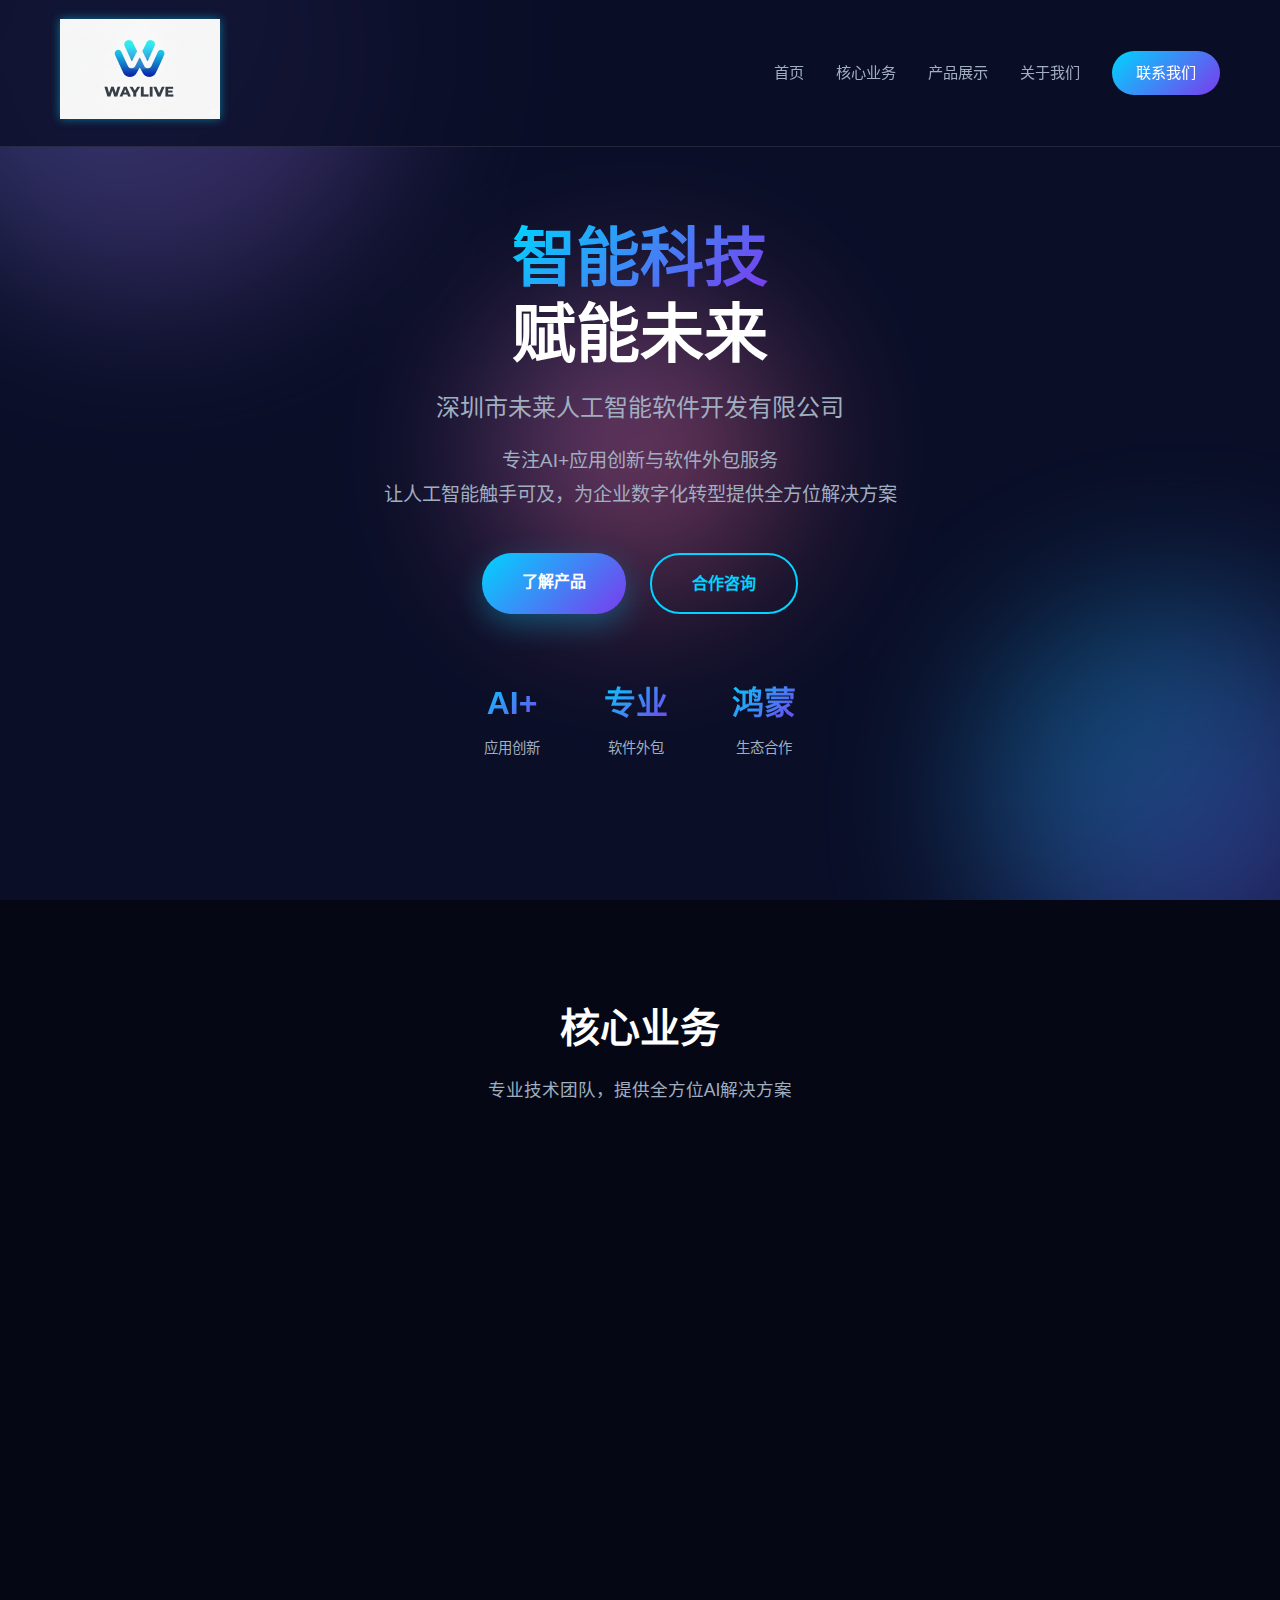
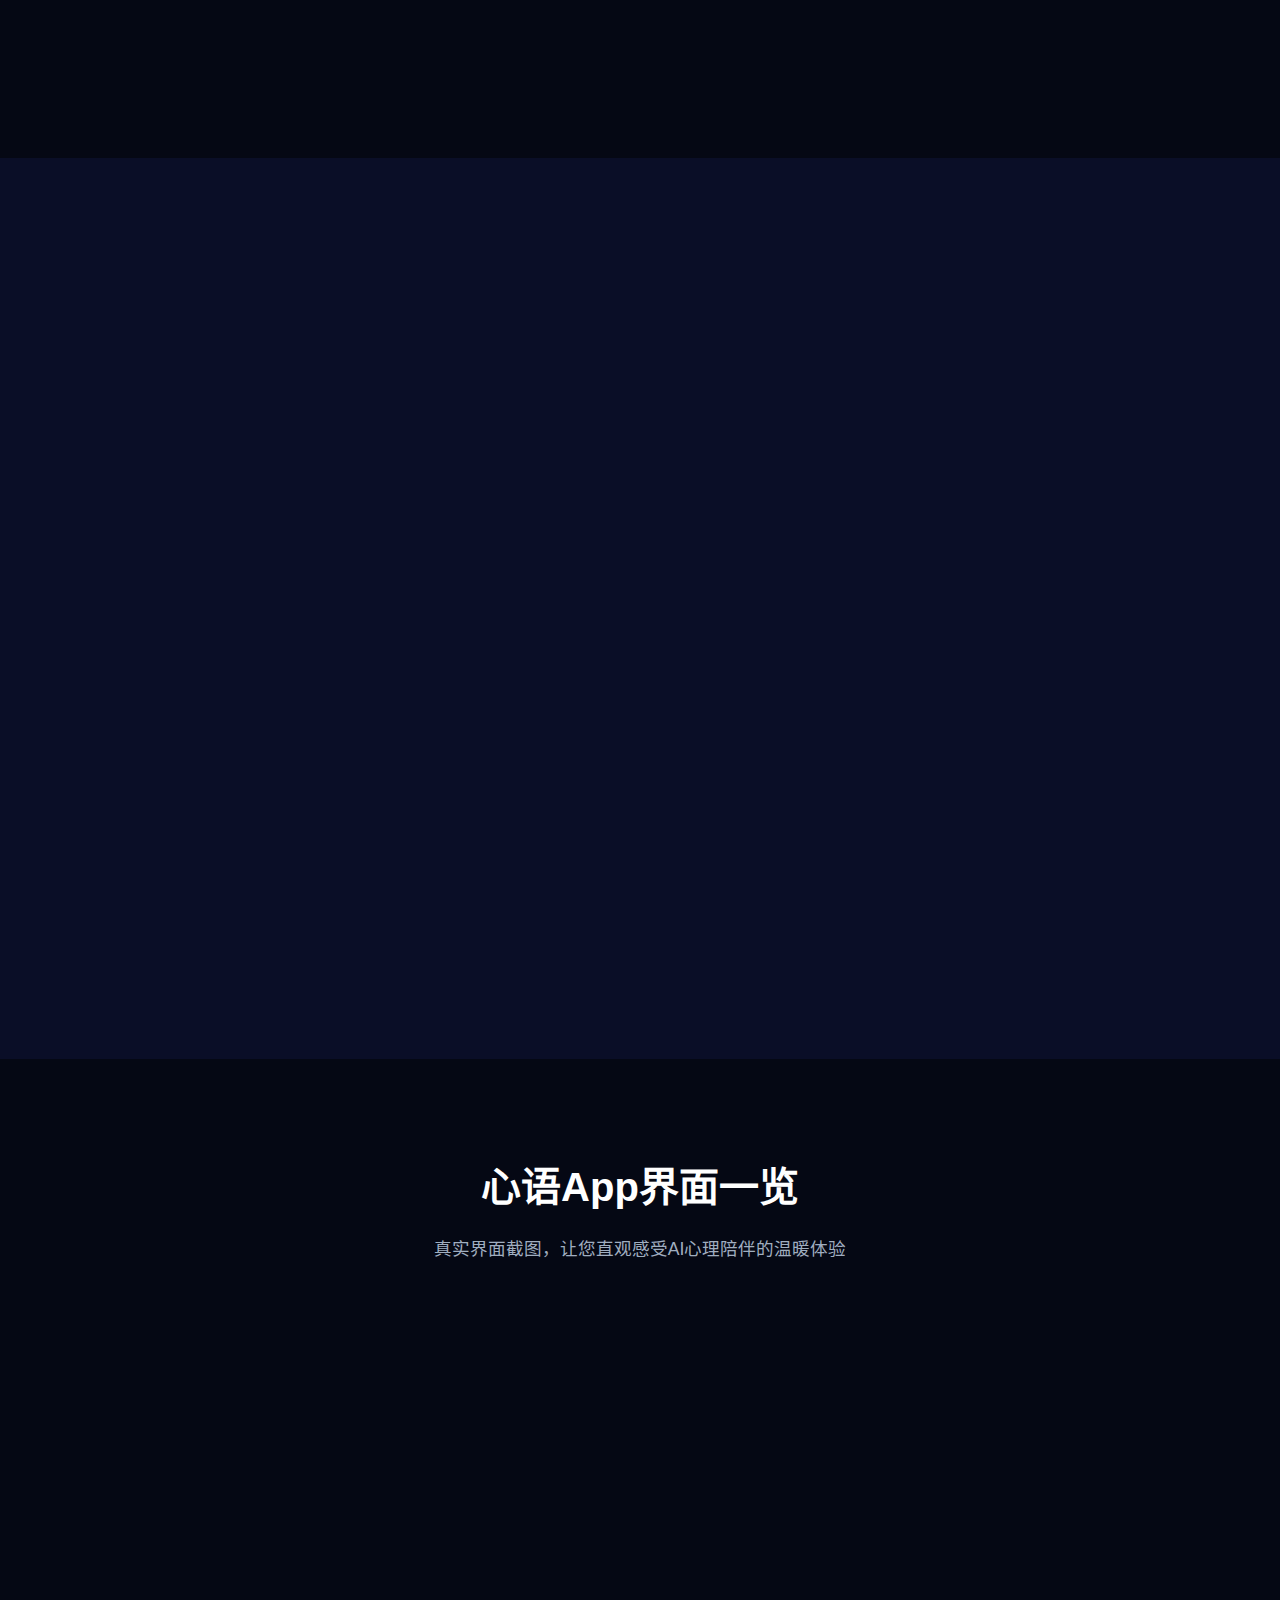
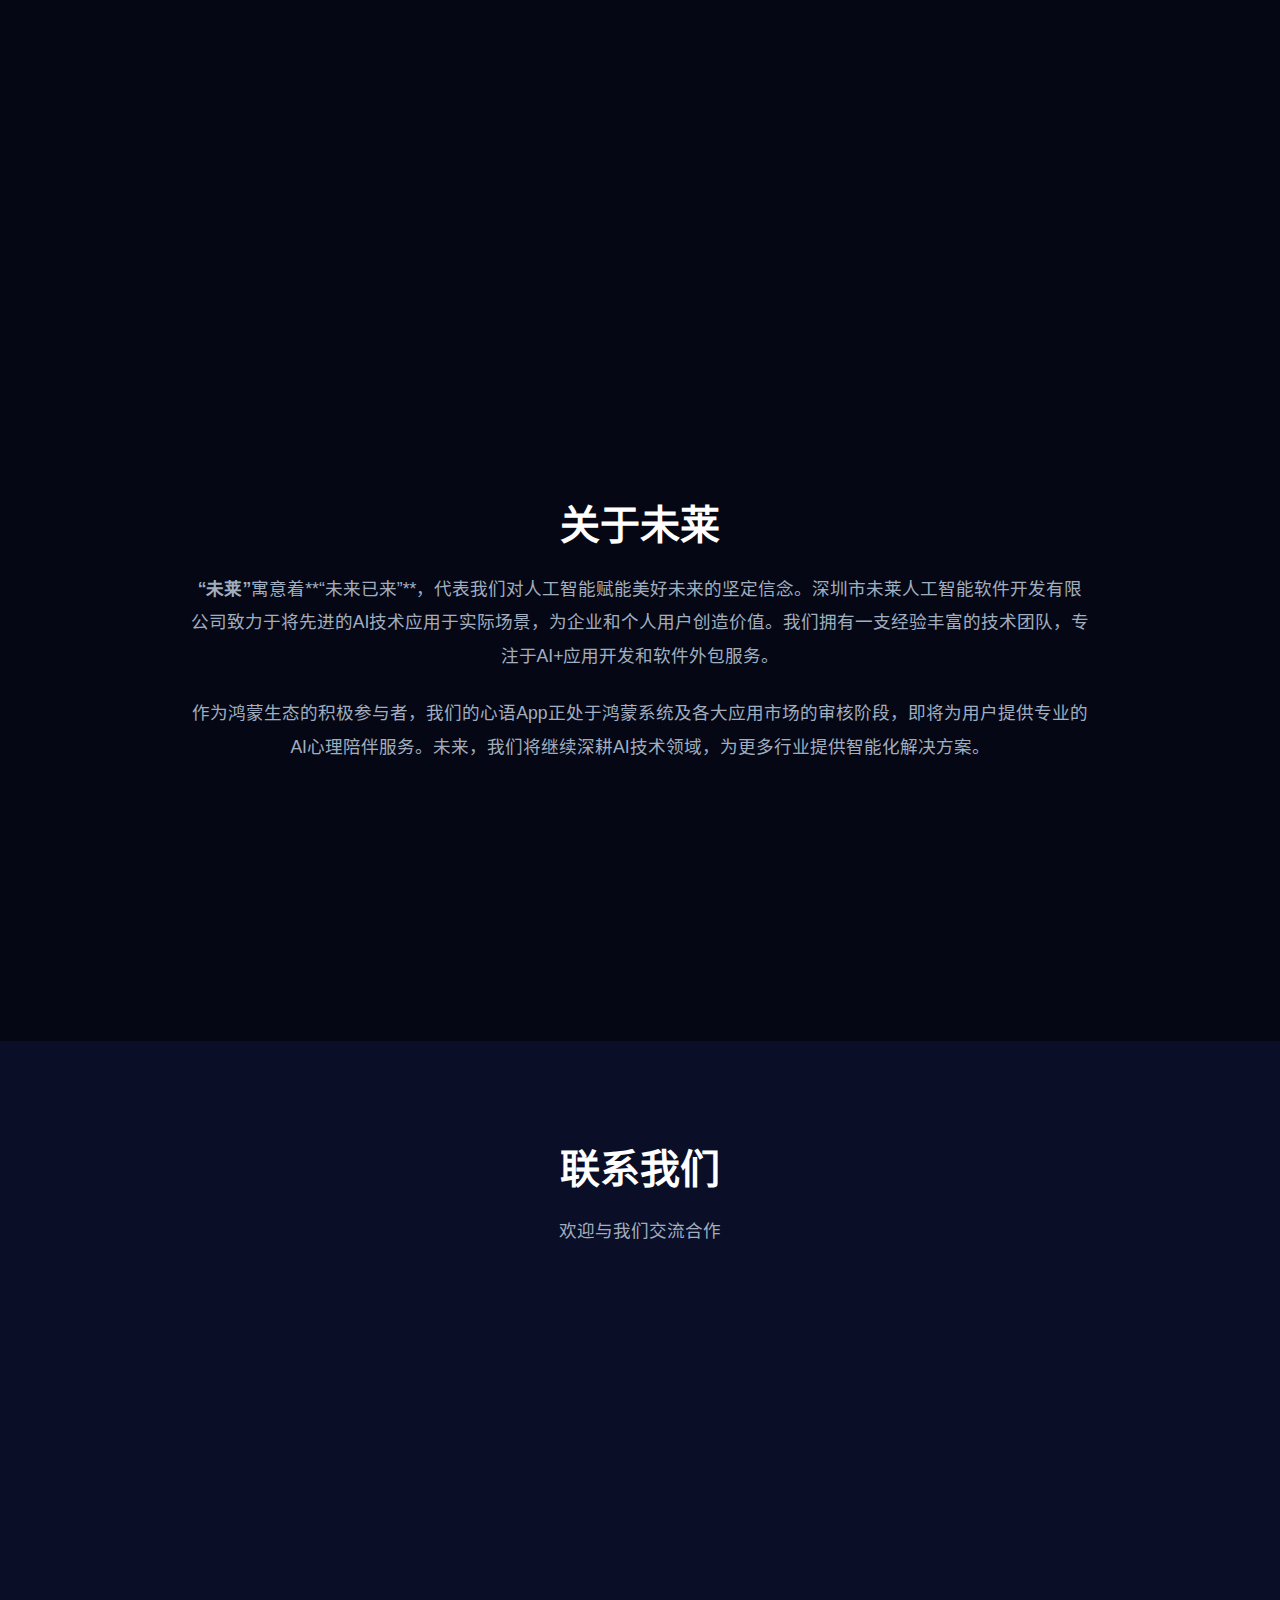
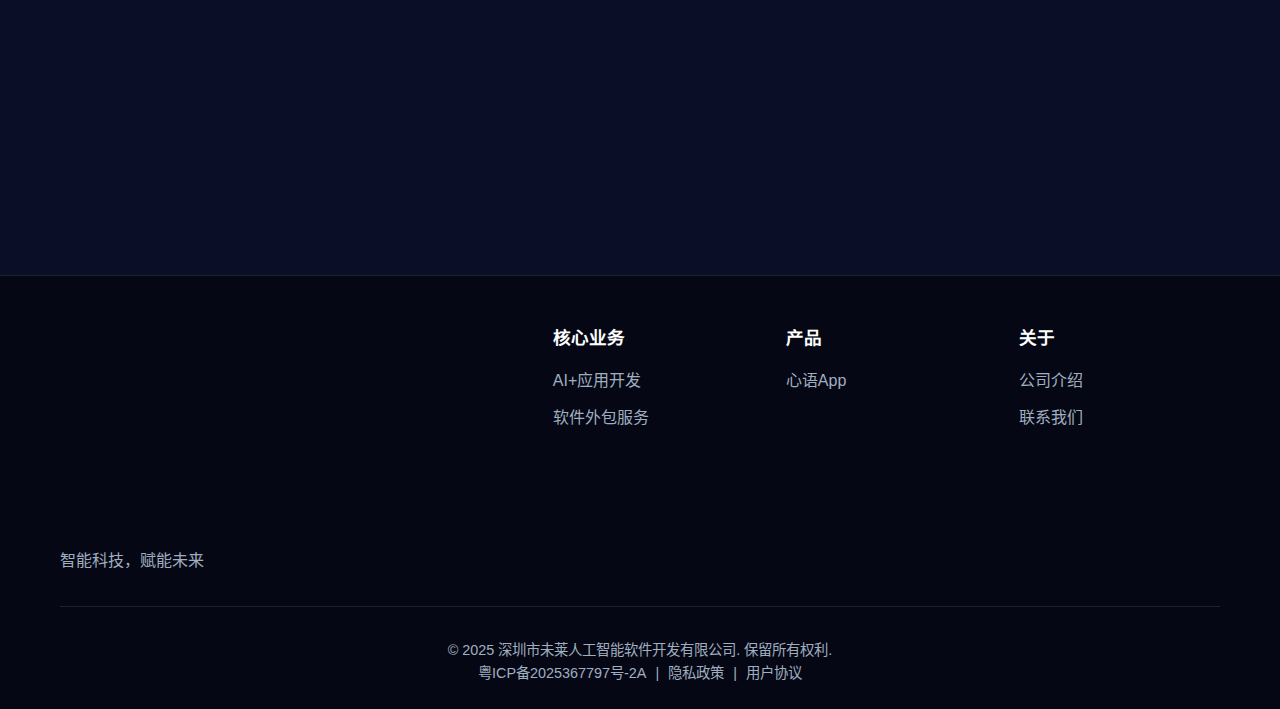
<file: index.html>
<!DOCTYPE html>
<html lang="zh-CN">
<head>
    <meta charset="UTF-8">
    <meta name="viewport" content="width=device-width, initial-scale=1.0">
    <title>深圳市未莱人工智能软件开发有限公司 - AI+应用与软件外包服务</title>
    <meta name="description" content="深圳市未莱人工智能软件开发有限公司专注于AI+应用开发和软件外包服务。明星产品心语App - AI心理陪伴应用即将推出，正在等待鸿蒙及各大应用市场审核。">
    <link rel="stylesheet" href="style.css">
</head>
<body>
    <nav class="navbar">
        <div class="container">
            <div class="nav-content">
                <div class="logo">
                    <img src="assets/logo.png" alt="未莱AI Logo" class="company-logo" loading="lazy">
                </div>
                <div class="nav-links">
                    <a href="#home" class="nav-link">首页</a>
                    <a href="#services" class="nav-link">核心业务</a>
                    <a href="#products" class="nav-link">产品展示</a>
                    <a href="#about" class="nav-link">关于我们</a>
                    <a href="#contact" class="nav-link contact-btn">联系我们</a>
                </div>
                <div class="mobile-menu-btn">
                    <span></span>
                    <span></span>
                    <span></span>
                </div>
            </div>
        </div>
    </nav>

    <section id="home" class="hero">
        <div class="hero-background">
            <div class="gradient-orb orb-1"></div>
            <div class="gradient-orb orb-2"></div>
            <div class="gradient-orb orb-3"></div>
        </div>
        <div class="container">
            <div class="hero-content">
                <h1 class="hero-title">
                    <span class="text-gradient">智能科技</span>
                    <br>赋能未来
                </h1>
                <p class="hero-subtitle">深圳市未莱人工智能软件开发有限公司</p>
                <p class="hero-description">
                    专注AI+应用创新与软件外包服务<br>
                    让人工智能触手可及，为企业数字化转型提供全方位解决方案
                </p>
                <div class="hero-buttons">
                    <a href="#products" class="btn btn-primary">了解产品</a>
                    <a href="#contact" class="btn btn-outline">合作咨询</a>
                </div>
                <div class="hero-stats">
                    <div class="stat-item">
                        <div class="stat-number">AI+</div>
                        <div class="stat-label">应用创新</div>
                    </div>
                    <div class="stat-item">
                        <div class="stat-number">专业</div>
                        <div class="stat-label">软件外包</div>
                    </div>
                    <div class="stat-item">
                        <div class="stat-number">鸿蒙</div>
                        <div class="stat-label">生态合作</div>
                    </div>
                </div>
            </div>
        </div>
    </section>

    <section id="services" class="services">
        <div class="container">
            <div class="section-header">
                <h2 class="section-title">核心业务</h2>
                <p class="section-subtitle">专业技术团队，提供全方位AI解决方案</p>
            </div>
            <div class="services-grid">
                <div class="service-card">
                    <div class="service-icon">
                        <svg viewBox="0 0 24 24" fill="none" stroke="currentColor" stroke-width="2">
                            <path d="M9.663 17h4.673M12 3v1m6.364 1.636l-.707.707M21 12h-1M4 12H3m3.343-5.657l-.707-.707m2.828 9.9a5 5 0 117.072 0l-.548.547A3.374 3.374 0 0014 18.469V19a2 2 0 11-4 0v-.531c0-.895-.356-1.754-.988-2.386l-.548-.547z" />
                        </svg>
                    </div>
                    <h3 class="service-title">AI+应用开发</h3>
                    <p class="service-description">
                        结合人工智能技术，为企业打造智能化应用解决方案，涵盖自然语言处理、计算机视觉、智能推荐等领域
                    </p>
                    <ul class="service-features">
                        <li>智能对话系统</li>
                        <li>AI数据分析</li>
                        <li>个性化推荐引擎</li>
                        <li>智能内容生成</li>
                    </ul>
                </div>
                <div class="service-card">
                    <div class="service-icon">
                        <svg viewBox="0 0 24 24" fill="none" stroke="currentColor" stroke-width="2">
                            <path d="M10 20l4-16m4 4l4 4-4 4M6 16l-4-4 4-4" />
                        </svg>
                    </div>
                    <h3 class="service-title">软件外包服务</h3>
                    <p class="service-description">
                        提供专业的软件开发外包服务，从需求分析到产品上线，全流程技术支持，助力企业快速实现业务目标
                    </p>
                    <ul class="service-features">
                        <li>移动应用开发</li>
                        <li>Web系统开发</li>
                        <li>鸿蒙应用适配</li>
                        <li>技术咨询服务</li>
                    </ul>
                </div>
            </div>
        </div>
    </section>

    <section id="products" class="products">
        <div class="container">
            <div class="product-showcase">
                <div class="product-image">
                    <div class="phone-mockup">
                        <div class="phone-screen">
                            <div class="app-preview">
                                <div class="app-header">心语</div>
                                <div class="chat-bubbles">
                                    <div class="bubble user">今天感觉有点焦虑</div>
                                    <div class="bubble ai">我理解你的感受。让我们一起聊聊，是什么让你感到焦虑呢？</div>
                                    <div class="bubble user">工作压力有点大</div>
                                    <div class="bubble ai">工作压力确实会影响我们的情绪。不如我们先做个深呼吸放松一下？</div>
                                </div>
                            </div>
                        </div>
                    </div>
                    <div class="floating-badge badge-1">
                        <span>鸿蒙系统</span>
                    </div>
                    <div class="floating-badge badge-2">
                        <span>AI驱动</span>
                    </div>
                </div>
                <div class="product-info">
                    <div class="product-label">明星产品 (即将推出)</div>
                    <h2 class="product-title">心语App</h2>
                    <p class="product-tagline">AI心理陪伴，温暖每一颗心</p>
                    <p class="product-description">
                        心语是一款基于人工智能技术的心理陪伴应用，为用户提供24小时在线的情绪支持和心理疏导服务。通过先进的自然语言处理技术，心语能够理解用户的情绪状态，提供专业、温暖的陪伴与建议。
                    </p>
                    <div class="product-features">
                        <div class="feature-item">
                            <div class="feature-icon">✓</div>
                            <div class="feature-text">
                                <strong>智能情绪识别</strong>
                                <span>精准理解用户情绪变化</span>
                            </div>
                        </div>
                        <div class="feature-item">
                            <div class="feature-icon">✓</div>
                            <div class="feature-text">
                                <strong>24/7在线陪伴</strong>
                                <span>随时随地提供心理支持</span>
                            </div>
                        </div>
                        <div class="feature-item">
                            <div class="feature-icon">✓</div>
                            <div class="feature-text">
                                <strong>隐私安全保护</strong>
                                <span>对话内容严格加密保护</span>
                            </div>
                        </div>
                        <div class="feature-item">
                            <div class="feature-icon">✓</div>
                            <div class="feature-text">
                                <strong>鸿蒙生态适配</strong>
                                <span>完美支持鸿蒙系统</span>
                            </div>
                        </div>
                    </div>
                    <div class="product-status">
                        <span class="status-badge status-pending">🚧 正在等待鸿蒙/应用市场审核，敬请期待！</span>
                    </div>
                </div>
            </div>
        </div>
    </section>

    <section class="app-gallery">
        <div class="container">
            <div class="section-header">
                <h2 class="section-title">心语App界面一览</h2>
                <p class="section-subtitle">真实界面截图，让您直观感受AI心理陪伴的温暖体验</p>
            </div>
            <div class="screen-grid">
                <article class="screen-card">
                    <div class="screen-tag">我说</div>
                    <figure>
                        <img src="assets/screens/xinyu-chat.jpg" alt="心语App聊天界面截图" loading="lazy">
                        <figcaption>情绪倾诉入口，点击即可与AI心理助手对话</figcaption>
                    </figure>
                </article>
                <article class="screen-card">
                    <div class="screen-tag">我的</div>
                    <figure>
                        <img src="assets/screens/xinyu-profile.jpg" alt="心语App个人中心截图" loading="lazy">
                        <figcaption>个人中心聚合会员、账号安全、账单等管理功能</figcaption>
                    </figure>
                </article>
                <article class="screen-card">
                    <div class="screen-tag">洞察</div>
                    <figure>
                        <img src="assets/screens/xinyu-insight.jpg" alt="心语App情绪洞察模块截图" loading="lazy">
                        <figcaption>情绪关键词云、情绪分数等数据化洞察直观呈现</figcaption>
                    </figure>
                </article>
                <article class="screen-card">
                    <div class="screen-tag">成长</div>
                    <figure>
                        <img src="assets/screens/xinyu-growth.jpg" alt="心语App成长课程截图" loading="lazy">
                        <figcaption>正念课程与陪伴推荐，帮助用户建立长期心理弹性</figcaption>
                    </figure>
                </article>
            </div>
        </div>
    </section>

    <section id="about" class="about">
        <div class="container">
            <div class="about-content">
                <div class="about-text">
                    <h2 class="section-title">关于未莱</h2>
                    <p class="about-description">
                        <strong>“未莱”</strong>寓意着**“未来已来”**，代表我们对人工智能赋能美好未来的坚定信念。深圳市未莱人工智能软件开发有限公司致力于将先进的AI技术应用于实际场景，为企业和个人用户创造价值。我们拥有一支经验丰富的技术团队，专注于AI+应用开发和软件外包服务。
                    </p>
                    <p class="about-description">
                        作为鸿蒙生态的积极参与者，我们的心语App正处于鸿蒙系统及各大应用市场的审核阶段，即将为用户提供专业的AI心理陪伴服务。未来，我们将继续深耕AI技术领域，为更多行业提供智能化解决方案。
                    </p>
                    <div class="company-values">
                        <div class="value-item">
                            <h4>创新驱动</h4>
                            <p>持续探索AI技术前沿</p>
                        </div>
                        <div class="value-item">
                            <h4>用户至上</h4>
                            <p>以用户需求为核心</p>
                        </div>
                        <div class="value-item">
                            <h4>专业品质</h4>
                            <p>追求卓越的产品质量</p>
                        </div>
                    </div>
                </div>
            </div>
        </div>
    </section>

    <section id="contact" class="contact">
        <div class="container">
            <div class="contact-content">
                <div class="contact-info">
                    <h2 class="section-title">联系我们</h2>
                    <p class="contact-subtitle">欢迎与我们交流合作</p>
                    <div class="contact-details">
                        <div class="contact-item">
                            <div class="contact-icon">
                                <svg viewBox="0 0 24 24" fill="none" stroke="currentColor" stroke-width="2">
                                    <path d="M17.657 16.657L13.414 20.9a1.998 1.998 0 01-2.827 0l-4.244-4.243a8 8 0 1111.314 0z"/>
                                    <path d="M15 11a3 3 0 11-6 0 3 3 0 016 0z"/>
                                </svg>
                            </div>
                            <div>
                                <h4>公司地址</h4>
                                <p>深圳市罗湖区莲塘街道港莲路22号城市东座4楼</p>
                            </div>
                        </div>
                        <div class="contact-item">
                            <div class="contact-icon">
                                <svg viewBox="0 0 24 24" fill="none" stroke="currentColor" stroke-width="2">
                                    <path d="M3 8l7.89 5.26a2 2 0 002.22 0L21 8M5 19h14a2 2 0 002-2V7a2 2 0 00-2-2H5a2 2 0 00-2 2v10a2 2 0 002 2z"/>
                                </svg>
                            </div>
                            <div>
                                <h4>电子邮箱</h4>
                                <p>13824380425@163.com</p>
                            </div>
                        </div>
                        <div class="contact-item">
                            <div class="contact-icon">
                                <svg viewBox="0 0 24 24" fill="none" stroke="currentColor" stroke-width="2">
                                    <path d="M21 15a2 2 0 01-2 2H7l-4 4V5a2 2 0 012-2h14a2 2 0 012 2z"/>
                                </svg>
                            </div>
                            <div>
                                <h4>业务咨询</h4>
                                <p>欢迎咨询AI应用开发与软件外包服务</p>
                            </div>
                        </div>
                    </div>
                </div>
            </div>
        </div>
    </section>

    <footer class="footer">
        <div class="container">
            <div class="footer-content">
                <div class="footer-logo">
                    <img src="assets/logo.png" alt="未莱AI Logo" class="company-logo footer-logo-img" loading="lazy">
                    <p>智能科技，赋能未来</p>
                </div>
                <div class="footer-links">
                    <div class="footer-column">
                        <h4>核心业务</h4>
                        <a href="#services">AI+应用开发</a>
                        <a href="#services">软件外包服务</a>
                    </div>
                    <div class="footer-column">
                        <h4>产品</h4>
                        <a href="#products">心语App</a>
                    </div>
                    <div class="footer-column">
                        <h4>关于</h4>
                        <a href="#about">公司介绍</a>
                        <a href="#contact">联系我们</a>
                    </div>
                </div>
            </div>
            <div class="footer-bottom">
                <p>&copy; 2025 深圳市未莱人工智能软件开发有限公司. 保留所有权利.</p>
                <p>
                    <a href="http://beian.miit.gov.cn" target="_blank">粤ICP备2025367797号-2A</a>
                    |
                    <a href="privacy-policy.html" target="_blank">隐私政策</a>
                    |
                    <a href="user-agreement.html" target="_blank">用户协议</a>
                </p>
                </div>
        </div>
    </footer>

    <script src="script.js"></script>
</body>
</html>
</file>
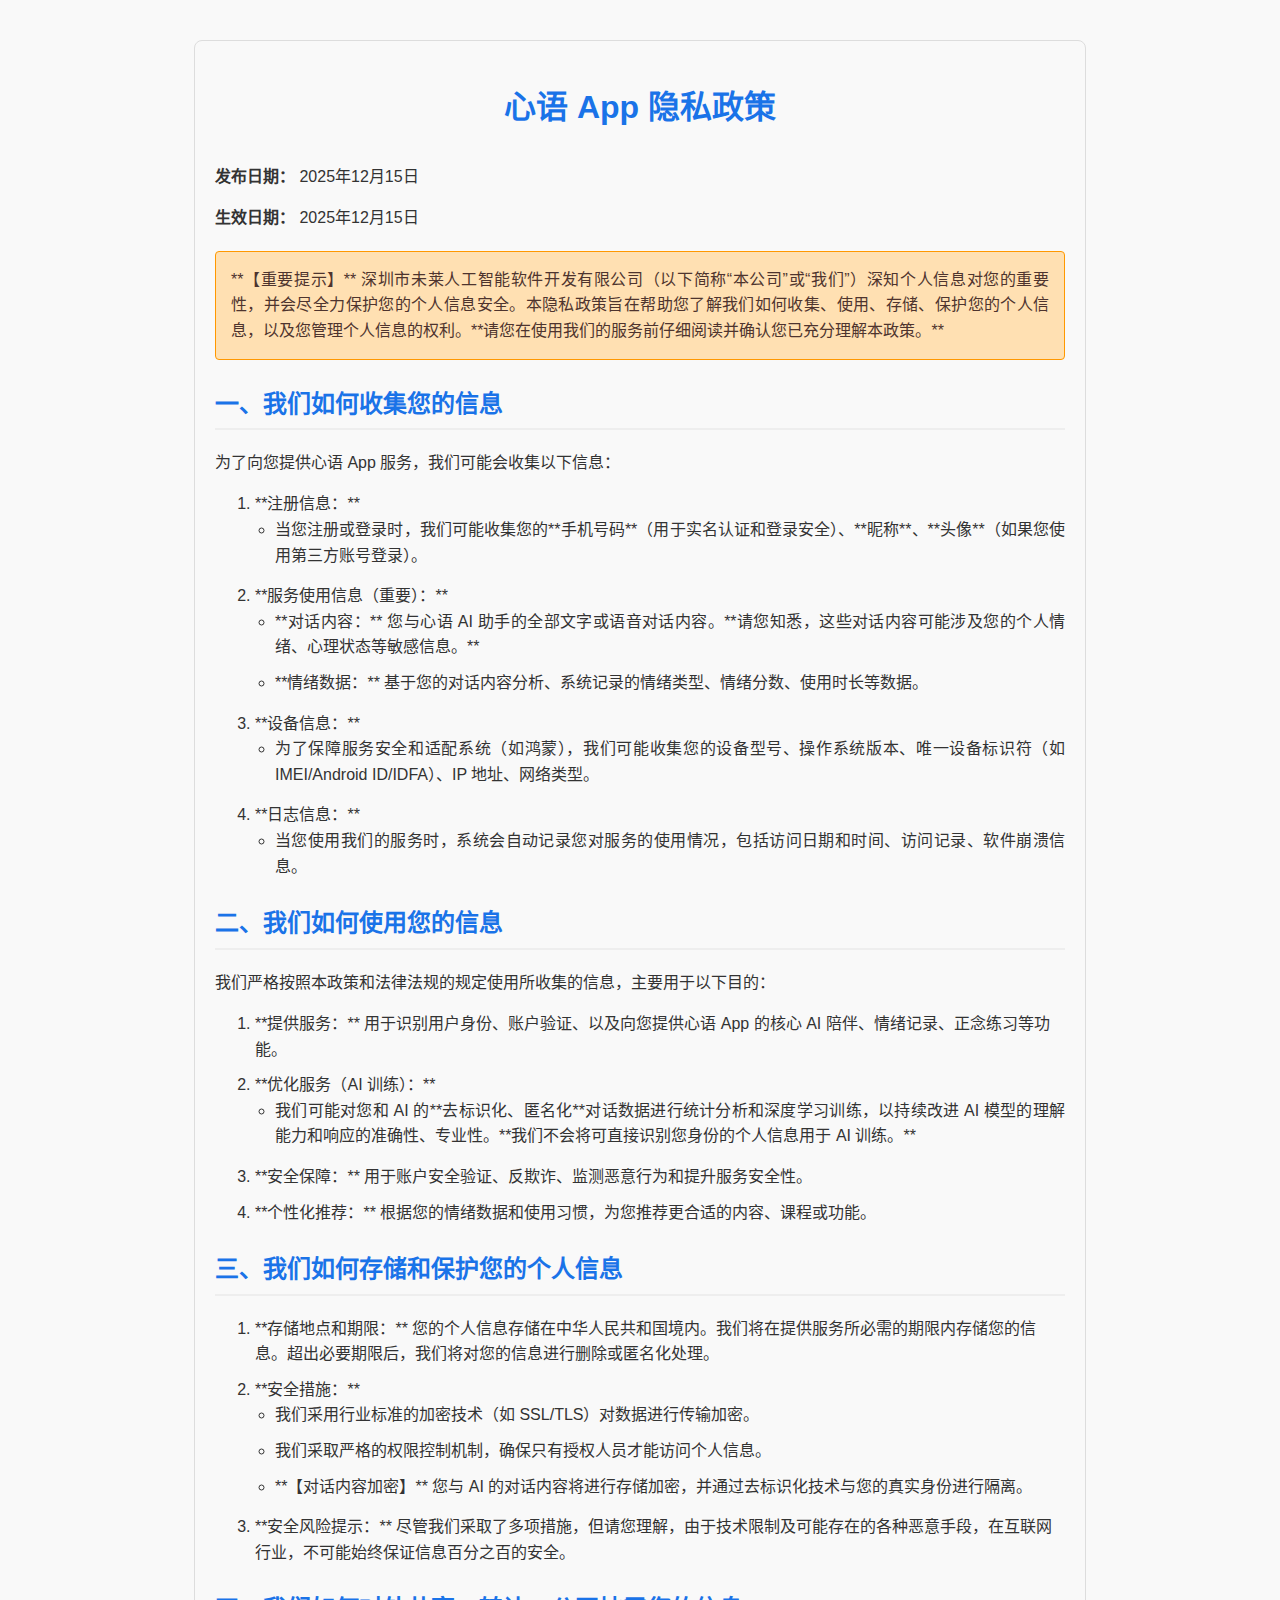
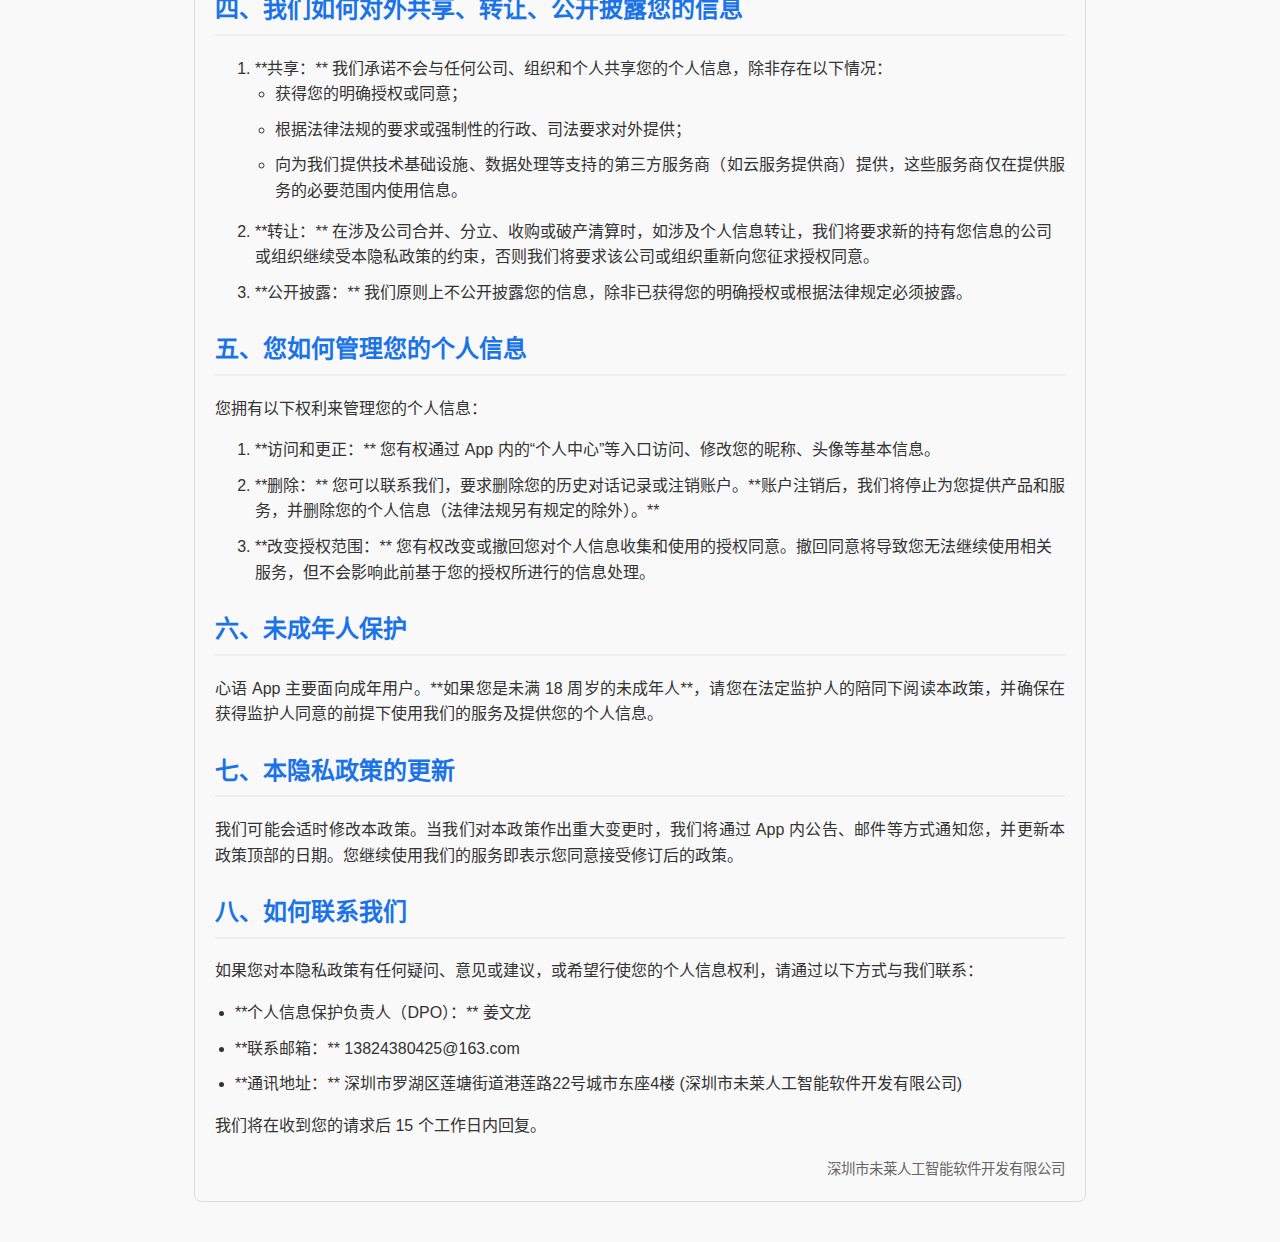
<file: privacy-policy.html>
<!DOCTYPE html>
<html lang="zh-CN">
<head>
    <meta charset="UTF-8">
    <meta name="viewport" content="width=device-width, initial-scale=1.0">
    <title>心语 App 隐私政策</title>
    <style>
        body {
            font-family: 'Helvetica Neue', Helvetica, Arial, sans-serif;
            line-height: 1.6;
            color: #333;
            max-width: 850px;
            margin: 40px auto;
            padding: 20px;
            background-color: #f9f9f9;
            border: 1px solid #ddd;
            border-radius: 8px;
        }
        h1 {
            color: #1a73e8;
            text-align: center;
            margin-bottom: 30px;
        }
        h2 {
            color: #1a73e8;
            border-bottom: 2px solid #eee;
            padding-bottom: 5px;
            margin-top: 25px;
        }
        p, ul {
            margin-bottom: 15px;
            text-align: justify;
        }
        ul {
            padding-left: 20px;
        }
        li {
            margin-bottom: 10px;
        }
        strong {
            font-weight: bold;
        }
        .date {
            text-align: right;
            font-size: 0.9em;
            color: #666;
            margin-top: 20px;
        }
        .important {
            margin-top: 20px;
            padding: 15px;
            background-color: #ffe0b2; /* 浅橙色背景 */
            border: 1px solid #ff9800;
            color: #4e342e; /* 深棕色文字 */
            border-radius: 4px;
        }
    </style>
</head>
<body>

    <h1>心语 App 隐私政策</h1>

    <p><strong>发布日期：</strong> 2025年12月15日</p>
    <p><strong>生效日期：</strong> 2025年12月15日</p>

    <p class="important">
        **【重要提示】** 深圳市未莱人工智能软件开发有限公司（以下简称“本公司”或“我们”）深知个人信息对您的重要性，并会尽全力保护您的个人信息安全。本隐私政策旨在帮助您了解我们如何收集、使用、存储、保护您的个人信息，以及您管理个人信息的权利。**请您在使用我们的服务前仔细阅读并确认您已充分理解本政策。**
    </p>

    <h2>一、我们如何收集您的信息</h2>
    <p>为了向您提供心语 App 服务，我们可能会收集以下信息：</p>
    <ol>
        <li>**注册信息：**
            <ul>
                <li>当您注册或登录时，我们可能收集您的**手机号码**（用于实名认证和登录安全）、**昵称**、**头像**（如果您使用第三方账号登录）。</li>
            </ul>
        </li>
        <li>**服务使用信息（重要）：**
            <ul>
                <li>**对话内容：** 您与心语 AI 助手的全部文字或语音对话内容。**请您知悉，这些对话内容可能涉及您的个人情绪、心理状态等敏感信息。**</li>
                <li>**情绪数据：** 基于您的对话内容分析、系统记录的情绪类型、情绪分数、使用时长等数据。</li>
            </ul>
        </li>
        <li>**设备信息：**
            <ul>
                <li>为了保障服务安全和适配系统（如鸿蒙），我们可能收集您的设备型号、操作系统版本、唯一设备标识符（如 IMEI/Android ID/IDFA）、IP 地址、网络类型。</li>
            </ul>
        </li>
        <li>**日志信息：**
            <ul>
                <li>当您使用我们的服务时，系统会自动记录您对服务的使用情况，包括访问日期和时间、访问记录、软件崩溃信息。</li>
            </ul>
        </li>
    </ol>

    <h2>二、我们如何使用您的信息</h2>
    <p>我们严格按照本政策和法律法规的规定使用所收集的信息，主要用于以下目的：</p>
    <ol>
        <li>**提供服务：** 用于识别用户身份、账户验证、以及向您提供心语 App 的核心 AI 陪伴、情绪记录、正念练习等功能。</li>
        <li>**优化服务（AI 训练）：**
            <ul>
                <li>我们可能对您和 AI 的**去标识化、匿名化**对话数据进行统计分析和深度学习训练，以持续改进 AI 模型的理解能力和响应的准确性、专业性。**我们不会将可直接识别您身份的个人信息用于 AI 训练。**</li>
            </ul>
        </li>
        <li>**安全保障：** 用于账户安全验证、反欺诈、监测恶意行为和提升服务安全性。</li>
        <li>**个性化推荐：** 根据您的情绪数据和使用习惯，为您推荐更合适的内容、课程或功能。</li>
    </ol>

    <h2>三、我们如何存储和保护您的个人信息</h2>
    <ol>
        <li>**存储地点和期限：** 您的个人信息存储在中华人民共和国境内。我们将在提供服务所必需的期限内存储您的信息。超出必要期限后，我们将对您的信息进行删除或匿名化处理。</li>
        <li>**安全措施：**
            <ul>
                <li>我们采用行业标准的加密技术（如 SSL/TLS）对数据进行传输加密。</li>
                <li>我们采取严格的权限控制机制，确保只有授权人员才能访问个人信息。</li>
                <li>**【对话内容加密】** 您与 AI 的对话内容将进行存储加密，并通过去标识化技术与您的真实身份进行隔离。</li>
            </ul>
        </li>
        <li>**安全风险提示：** 尽管我们采取了多项措施，但请您理解，由于技术限制及可能存在的各种恶意手段，在互联网行业，不可能始终保证信息百分之百的安全。</li>
    </ol>

    <h2>四、我们如何对外共享、转让、公开披露您的信息</h2>
    <ol>
        <li>**共享：** 我们承诺不会与任何公司、组织和个人共享您的个人信息，除非存在以下情况：
            <ul>
                <li>获得您的明确授权或同意；</li>
                <li>根据法律法规的要求或强制性的行政、司法要求对外提供；</li>
                <li>向为我们提供技术基础设施、数据处理等支持的第三方服务商（如云服务提供商）提供，这些服务商仅在提供服务的必要范围内使用信息。</li>
            </ul>
        </li>
        <li>**转让：** 在涉及公司合并、分立、收购或破产清算时，如涉及个人信息转让，我们将要求新的持有您信息的公司或组织继续受本隐私政策的约束，否则我们将要求该公司或组织重新向您征求授权同意。</li>
        <li>**公开披露：** 我们原则上不公开披露您的信息，除非已获得您的明确授权或根据法律规定必须披露。</li>
    </ol>

    <h2>五、您如何管理您的个人信息</h2>
    <p>您拥有以下权利来管理您的个人信息：</p>
    <ol>
        <li>**访问和更正：** 您有权通过 App 内的“个人中心”等入口访问、修改您的昵称、头像等基本信息。</li>
        <li>**删除：** 您可以联系我们，要求删除您的历史对话记录或注销账户。**账户注销后，我们将停止为您提供产品和服务，并删除您的个人信息（法律法规另有规定的除外）。**</li>
        <li>**改变授权范围：** 您有权改变或撤回您对个人信息收集和使用的授权同意。撤回同意将导致您无法继续使用相关服务，但不会影响此前基于您的授权所进行的信息处理。</li>
    </ol>

    <h2>六、未成年人保护</h2>
    <p>心语 App 主要面向成年用户。**如果您是未满 18 周岁的未成年人**，请您在法定监护人的陪同下阅读本政策，并确保在获得监护人同意的前提下使用我们的服务及提供您的个人信息。</p>

    <h2>七、本隐私政策的更新</h2>
    <p>我们可能会适时修改本政策。当我们对本政策作出重大变更时，我们将通过 App 内公告、邮件等方式通知您，并更新本政策顶部的日期。您继续使用我们的服务即表示您同意接受修订后的政策。</p>

    <h2>八、如何联系我们</h2>
    <p>如果您对本隐私政策有任何疑问、意见或建议，或希望行使您的个人信息权利，请通过以下方式与我们联系：</p>
    <ul>
        <li>**个人信息保护负责人（DPO）：** 姜文龙</li>
        <li>**联系邮箱：** 13824380425@163.com</li>
        <li>**通讯地址：** 深圳市罗湖区莲塘街道港莲路22号城市东座4楼 (深圳市未莱人工智能软件开发有限公司)</li>
    </ul>
    <p>我们将在收到您的请求后 15 个工作日内回复。</p>

    <div class="date">深圳市未莱人工智能软件开发有限公司</div>

</body>
</html>
</file>
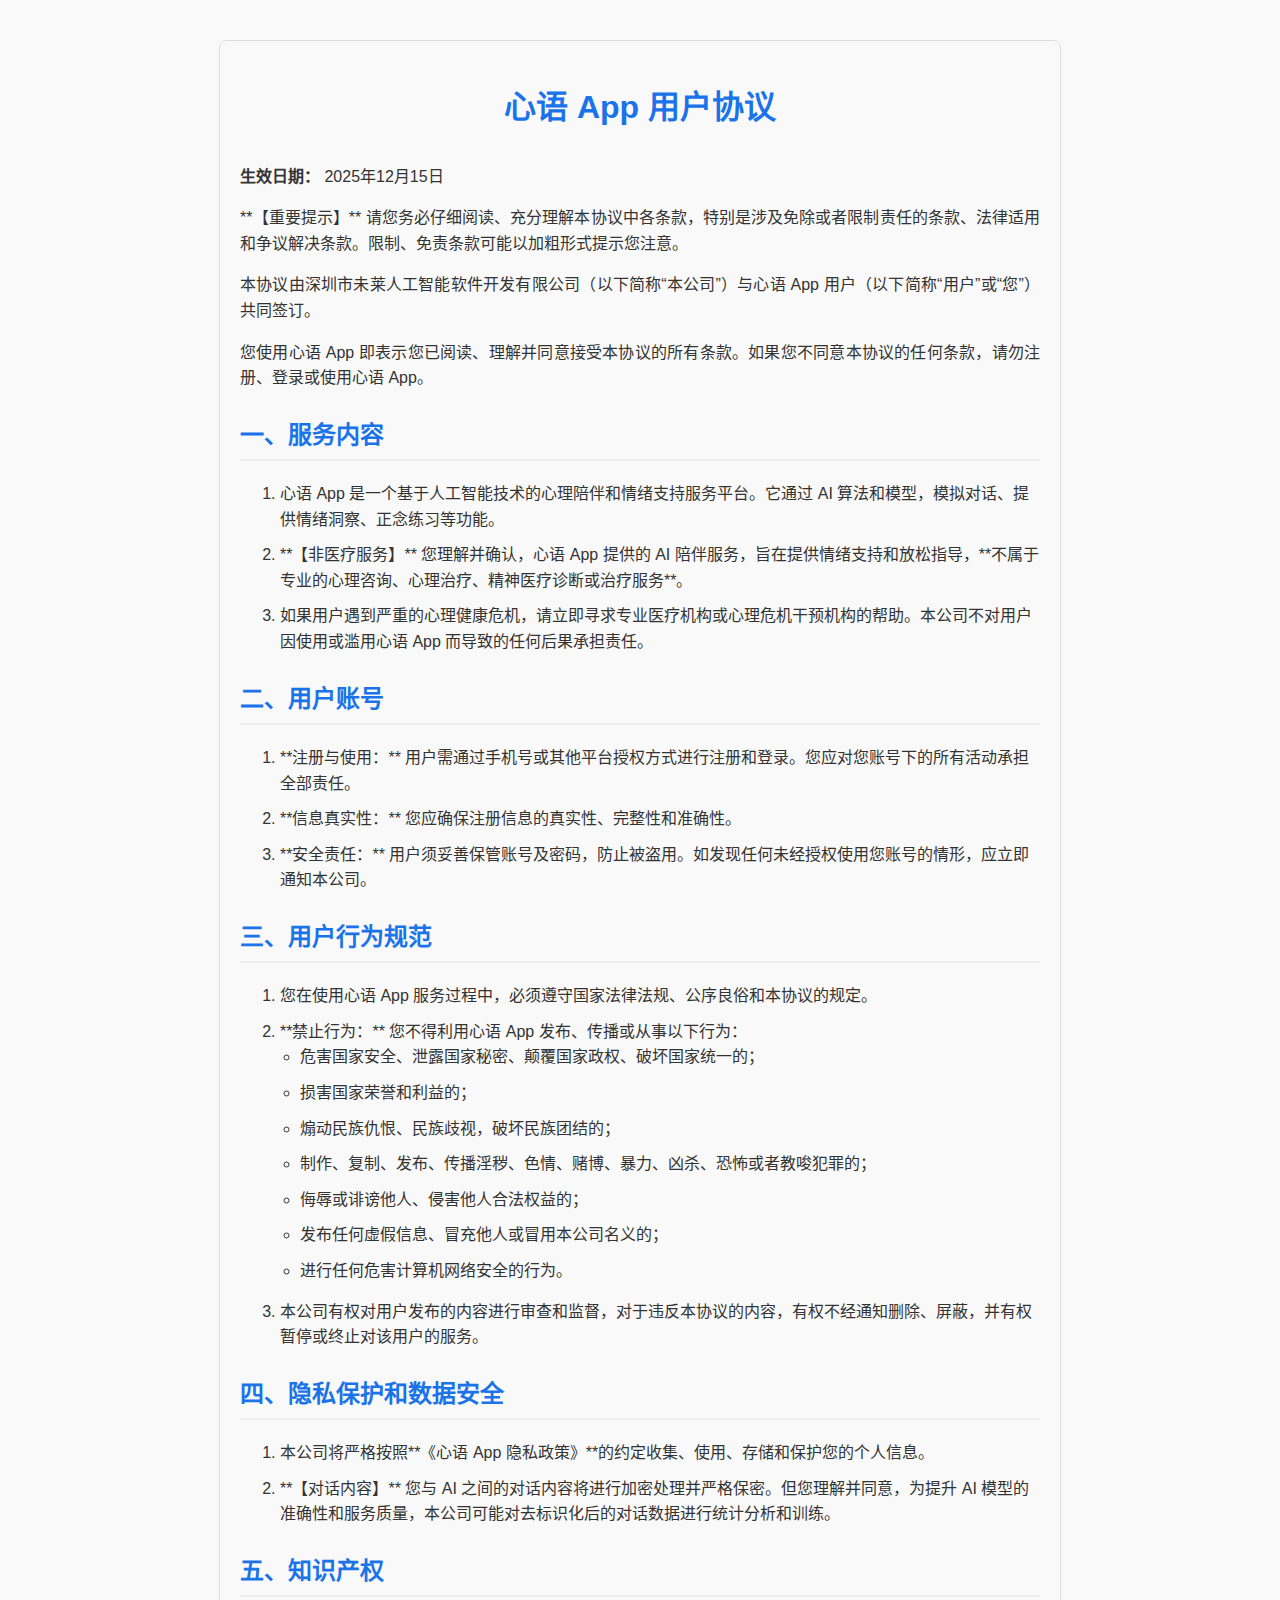
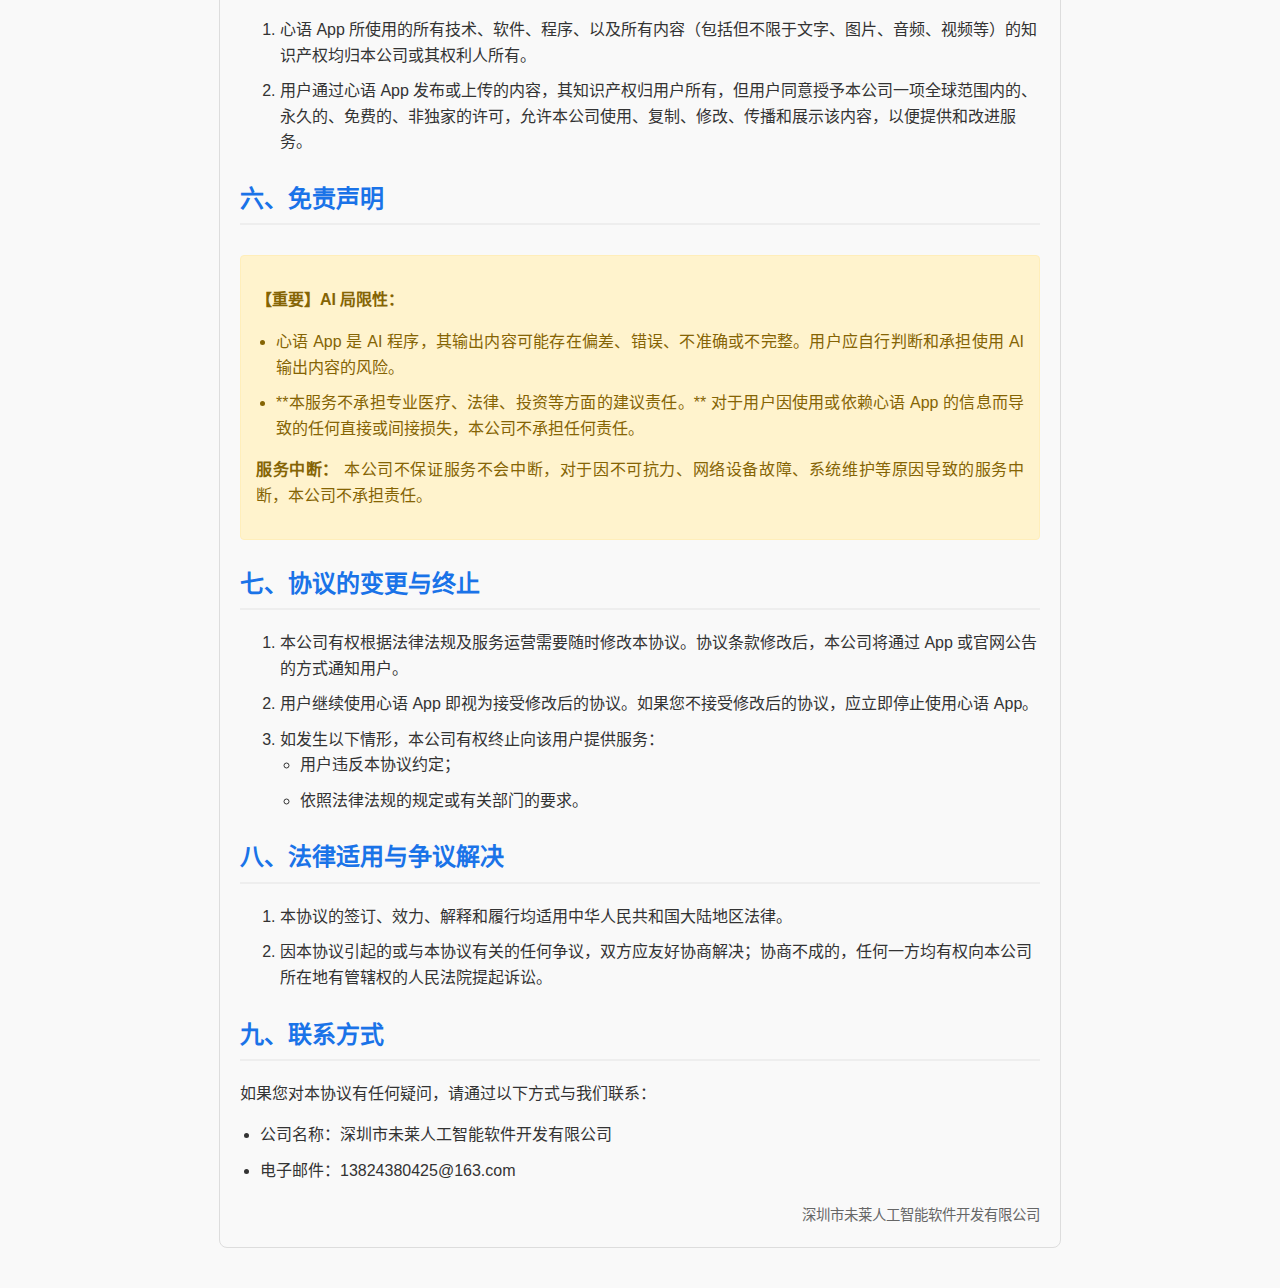
<file: user-agreement.html>
<!DOCTYPE html>
<html lang="zh-CN">
<head>
    <meta charset="UTF-8">
    <meta name="viewport" content="width=device-width, initial-scale=1.0">
    <title>心语 App 用户协议</title>
    <style>
        body {
            font-family: 'Helvetica Neue', Helvetica, Arial, sans-serif;
            line-height: 1.6;
            color: #333;
            max-width: 800px;
            margin: 40px auto;
            padding: 20px;
            background-color: #f9f9f9;
            border: 1px solid #ddd;
            border-radius: 8px;
        }
        h1 {
            color: #1a73e8;
            text-align: center;
            margin-bottom: 30px;
        }
        h2 {
            color: #1a73e8;
            border-bottom: 2px solid #eee;
            padding-bottom: 5px;
            margin-top: 25px;
        }
        p, ul {
            margin-bottom: 15px;
            text-align: justify;
        }
        ul {
            padding-left: 20px;
        }
        li {
            margin-bottom: 10px;
        }
        strong {
            font-weight: bold;
        }
        .date {
            text-align: right;
            font-size: 0.9em;
            color: #666;
            margin-top: 20px;
        }
        .disclaimer {
            margin-top: 30px;
            padding: 15px;
            background-color: #fff3cd;
            border: 1px solid #ffeeba;
            color: #856404;
            border-radius: 4px;
        }
    </style>
</head>
<body>

    <h1>心语 App 用户协议</h1>

    <p><strong>生效日期：</strong> 2025年12月15日 </p>

    <p>
        **【重要提示】** 请您务必仔细阅读、充分理解本协议中各条款，特别是涉及免除或者限制责任的条款、法律适用和争议解决条款。限制、免责条款可能以加粗形式提示您注意。
    </p>
    <p>
        本协议由深圳市未莱人工智能软件开发有限公司（以下简称“本公司”）与心语 App 用户（以下简称“用户”或“您”）共同签订。
    </p>
    <p>
        您使用心语 App 即表示您已阅读、理解并同意接受本协议的所有条款。如果您不同意本协议的任何条款，请勿注册、登录或使用心语 App。
    </p>

    <h2>一、服务内容</h2>
    <ol>
        <li>心语 App 是一个基于人工智能技术的心理陪伴和情绪支持服务平台。它通过 AI 算法和模型，模拟对话、提供情绪洞察、正念练习等功能。</li>
        <li>**【非医疗服务】** 您理解并确认，心语 App 提供的 AI 陪伴服务，旨在提供情绪支持和放松指导，**不属于专业的心理咨询、心理治疗、精神医疗诊断或治疗服务**。</li>
        <li>如果用户遇到严重的心理健康危机，请立即寻求专业医疗机构或心理危机干预机构的帮助。本公司不对用户因使用或滥用心语 App 而导致的任何后果承担责任。</li>
    </ol>

    <h2>二、用户账号</h2>
    <ol>
        <li>**注册与使用：** 用户需通过手机号或其他平台授权方式进行注册和登录。您应对您账号下的所有活动承担全部责任。</li>
        <li>**信息真实性：** 您应确保注册信息的真实性、完整性和准确性。</li>
        <li>**安全责任：** 用户须妥善保管账号及密码，防止被盗用。如发现任何未经授权使用您账号的情形，应立即通知本公司。</li>
    </ol>

    <h2>三、用户行为规范</h2>
    <ol>
        <li>您在使用心语 App 服务过程中，必须遵守国家法律法规、公序良俗和本协议的规定。</li>
        <li>**禁止行为：** 您不得利用心语 App 发布、传播或从事以下行为：
            <ul>
                <li>危害国家安全、泄露国家秘密、颠覆国家政权、破坏国家统一的；</li>
                <li>损害国家荣誉和利益的；</li>
                <li>煽动民族仇恨、民族歧视，破坏民族团结的；</li>
                <li>制作、复制、发布、传播淫秽、色情、赌博、暴力、凶杀、恐怖或者教唆犯罪的；</li>
                <li>侮辱或诽谤他人、侵害他人合法权益的；</li>
                <li>发布任何虚假信息、冒充他人或冒用本公司名义的；</li>
                <li>进行任何危害计算机网络安全的行为。</li>
            </ul>
        </li>
        <li>本公司有权对用户发布的内容进行审查和监督，对于违反本协议的内容，有权不经通知删除、屏蔽，并有权暂停或终止对该用户的服务。</li>
    </ol>

    <h2>四、隐私保护和数据安全</h2>
    <ol>
        <li>本公司将严格按照**《心语 App 隐私政策》**的约定收集、使用、存储和保护您的个人信息。</li>
        <li>**【对话内容】** 您与 AI 之间的对话内容将进行加密处理并严格保密。但您理解并同意，为提升 AI 模型的准确性和服务质量，本公司可能对去标识化后的对话数据进行统计分析和训练。</li>
    </ol>

    <h2>五、知识产权</h2>
    <ol>
        <li>心语 App 所使用的所有技术、软件、程序、以及所有内容（包括但不限于文字、图片、音频、视频等）的知识产权均归本公司或其权利人所有。</li>
        <li>用户通过心语 App 发布或上传的内容，其知识产权归用户所有，但用户同意授予本公司一项全球范围内的、永久的、免费的、非独家的许可，允许本公司使用、复制、修改、传播和展示该内容，以便提供和改进服务。</li>
    </ol>

    <h2>六、免责声明</h2>
    <div class="disclaimer">
        <p><strong>【重要】AI 局限性：</strong></p>
        <ul>
            <li>心语 App 是 AI 程序，其输出内容可能存在偏差、错误、不准确或不完整。用户应自行判断和承担使用 AI 输出内容的风险。</li>
            <li>**本服务不承担专业医疗、法律、投资等方面的建议责任。** 对于用户因使用或依赖心语 App 的信息而导致的任何直接或间接损失，本公司不承担任何责任。</li>
        </ul>
        <p><strong>服务中断：</strong> 本公司不保证服务不会中断，对于因不可抗力、网络设备故障、系统维护等原因导致的服务中断，本公司不承担责任。</p>
    </div>

    <h2>七、协议的变更与终止</h2>
    <ol>
        <li>本公司有权根据法律法规及服务运营需要随时修改本协议。协议条款修改后，本公司将通过 App 或官网公告的方式通知用户。</li>
        <li>用户继续使用心语 App 即视为接受修改后的协议。如果您不接受修改后的协议，应立即停止使用心语 App。</li>
        <li>如发生以下情形，本公司有权终止向该用户提供服务：
            <ul>
                <li>用户违反本协议约定；</li>
                <li>依照法律法规的规定或有关部门的要求。</li>
            </ul>
        </li>
    </ol>

    <h2>八、法律适用与争议解决</h2>
    <ol>
        <li>本协议的签订、效力、解释和履行均适用中华人民共和国大陆地区法律。</li>
        <li>因本协议引起的或与本协议有关的任何争议，双方应友好协商解决；协商不成的，任何一方均有权向本公司所在地有管辖权的人民法院提起诉讼。</li>
    </ol>

    <h2>九、联系方式</h2>
    <p>如果您对本协议有任何疑问，请通过以下方式与我们联系：</p>
    <ul>
        <li>公司名称：深圳市未莱人工智能软件开发有限公司</li>
        <li>电子邮件：13824380425@163.com</li>
    </ul>

    <div class="date">深圳市未莱人工智能软件开发有限公司</div>

</body>
</html>
</file>
<file: style.css>
/* 全局样式 */
* {
    margin: 0;
    padding: 0;
    box-sizing: border-box;
}

:root {
    /* 科技感配色 */
    --primary-color: #00d4ff;
    --secondary-color: #7c3aed;
    --accent-color: #ff6b6b;
    --dark-bg: #0a0e27;
    --darker-bg: #050814;
    --card-bg: rgba(255, 255, 255, 0.05);
    --text-primary: #ffffff;
    --text-secondary: #a0aec0;
    --gradient-1: linear-gradient(135deg, #667eea 0%, #764ba2 100%);
    --gradient-2: linear-gradient(135deg, #00d4ff 0%, #7c3aed 100%);
    --gradient-3: linear-gradient(135deg, #f093fb 0%, #f5576c 100%);
}

body {
    font-family: -apple-system, BlinkMacSystemFont, 'Segoe UI', 'PingFang SC', 'Hiragino Sans GB', 
                 'Microsoft YaHei', sans-serif;
    background: var(--dark-bg);
    color: var(--text-primary);
    line-height: 1.6;
    overflow-x: hidden;
}

/* 优化: 用于移动端菜单展开时锁定背景 */
.no-scroll {
    overflow: hidden;
}

.container {
    max-width: 1200px;
    margin: 0 auto;
    padding: 0 20px;
}

/* 导航栏 */
.navbar {
    position: fixed;
    top: 0;
    left: 0;
    right: 0;
    background: rgba(10, 14, 39, 0.8);
    backdrop-filter: blur(10px);
    z-index: 1000;
    border-bottom: 1px solid rgba(255, 255, 255, 0.1);
}

.nav-content {
    display: flex;
    justify-content: space-between;
    align-items: center;
    padding: 1.2rem 0;
}

/* ==================================== */
/* 优化: Logo 图片样式 (解决顶部 Logo 太小的问题) */
/* ==================================== */
.company-logo {
    height: 100px; /* 增大高度，从 40px 增加到 55px */
    width: auto; /* 确保宽度自适应，防止变形 */
    /* 给 Logo 添加轻微的发光效果，使其在深色背景下突出 */
    filter: drop-shadow(0 0 5px rgba(0, 212, 255, 0.5)); 
    transition: all 0.3s ease;
}

/* 移除不再需要的文本 Logo 样式 */
.logo-text {
    display: none;
}
.ai-highlight {
    display: none;
}
/* 结束 Logo 优化 */


.nav-links {
    display: flex;
    gap: 2rem;
    align-items: center;
}

.nav-link {
    color: var(--text-secondary);
    text-decoration: none;
    font-size: 0.95rem;
    transition: color 0.3s;
    position: relative;
}

.nav-link:hover {
    color: var(--primary-color);
}

.nav-link::after {
    content: '';
    position: absolute;
    bottom: -5px;
    left: 0;
    width: 0;
    height: 2px;
    background: var(--primary-color);
    transition: width 0.3s;
}

.nav-link:hover::after {
    width: 100%;
}

.contact-btn {
    padding: 0.6rem 1.5rem;
    background: var(--gradient-2);
    border-radius: 25px;
    color: white;
}

.contact-btn::after {
    display: none;
}

.mobile-menu-btn {
    display: none;
    flex-direction: column;
    gap: 5px;
    cursor: pointer;
    z-index: 1001; /* 确保在移动菜单展开时在最上层 */
}

.mobile-menu-btn span {
    width: 25px;
    height: 3px;
    background: var(--primary-color);
    border-radius: 3px;
    transition: all 0.3s;
}

/* Hero Section */
.hero {
    min-height: 100vh;
    display: flex;
    align-items: center;
    position: relative;
    overflow: hidden;
    padding-top: 80px;
}

.hero-background {
    position: absolute;
    top: 0;
    left: 0;
    right: 0;
    bottom: 0;
    z-index: 0;
}

.gradient-orb {
    position: absolute;
    border-radius: 50%;
    filter: blur(80px);
    opacity: 0.4;
    animation: float 20s infinite ease-in-out;
}

.orb-1 {
    width: 500px;
    height: 500px;
    background: var(--gradient-1);
    top: -200px;
    left: -100px;
}

.orb-2 {
    width: 400px;
    height: 400px;
    background: var(--gradient-2);
    bottom: -100px;
    right: -100px;
    animation-delay: -7s;
}

.orb-3 {
    width: 300px;
    height: 300px;
    background: var(--gradient-3);
    top: 50%;
    left: 50%;
    transform: translate(-50%, -50%);
    animation-delay: -14s;
}

@keyframes float {
    0%, 100% { transform: translate(0, 0) scale(1); }
    33% { transform: translate(30px, -30px) scale(1.1); }
    66% { transform: translate(-20px, 20px) scale(0.9); }
}

.hero-content {
    position: relative;
    z-index: 1;
    text-align: center;
    max-width: 900px;
    margin: 0 auto;
}

.hero-title {
    font-size: 4rem;
    font-weight: 800;
    margin-bottom: 1rem;
    line-height: 1.2;
}

.text-gradient {
    background: var(--gradient-2);
    -webkit-background-clip: text;
    -webkit-text-fill-color: transparent;
    background-clip: text;
}

.hero-subtitle {
    font-size: 1.5rem;
    color: var(--text-secondary);
    margin-bottom: 1rem;
}

.hero-description {
    font-size: 1.2rem;
    color: var(--text-secondary);
    margin-bottom: 2.5rem;
    line-height: 1.8;
}

.hero-buttons {
    display: flex;
    gap: 1.5rem;
    justify-content: center;
    margin-bottom: 4rem;
}

.btn {
    padding: 1rem 2.5rem;
    border-radius: 30px;
    text-decoration: none;
    font-size: 1rem;
    font-weight: 600;
    transition: all 0.3s;
    display: inline-block;
}

.btn-primary {
    background: var(--gradient-2);
    color: white;
    box-shadow: 0 10px 30px rgba(0, 212, 255, 0.3);
}

.btn-primary:hover {
    transform: translateY(-3px);
    box-shadow: 0 15px 40px rgba(0, 212, 255, 0.4);
}

.btn-outline {
    border: 2px solid var(--primary-color);
    color: var(--primary-color);
}

.btn-outline:hover {
    background: var(--primary-color);
    color: white;
    transform: translateY(-3px);
}

.hero-stats {
    display: flex;
    justify-content: center;
    gap: 4rem;
}

.stat-item {
    text-align: center;
}

.stat-number {
    font-size: 2rem;
    font-weight: 700;
    background: var(--gradient-2);
    -webkit-background-clip: text;
    -webkit-text-fill-color: transparent;
    background-clip: text;
    margin-bottom: 0.5rem;
}

.stat-label {
    color: var(--text-secondary);
    font-size: 0.9rem;
}

/* 核心业务 */
.services {
    padding: 6rem 0;
    background: var(--darker-bg);
}

.section-header {
    text-align: center;
    margin-bottom: 4rem;
}

.section-title {
    font-size: 2.5rem;
    font-weight: 700;
    margin-bottom: 1rem;
}

.section-subtitle {
    color: var(--text-secondary);
    font-size: 1.1rem;
}

.services-grid {
    display: grid;
    grid-template-columns: repeat(auto-fit, minmax(500px, 1fr));
    gap: 2rem;
}

.service-card {
    background: var(--card-bg);
    border: 1px solid rgba(255, 255, 255, 0.1);
    border-radius: 20px;
    padding: 2.5rem;
    backdrop-filter: blur(10px);
    transition: all 0.3s;
}

.service-card:hover {
    transform: translateY(-10px);
    border-color: var(--primary-color);
    box-shadow: 0 20px 60px rgba(0, 212, 255, 0.2);
}

.service-icon {
    width: 70px;
    height: 70px;
    background: var(--gradient-2);
    border-radius: 15px;
    display: flex;
    align-items: center;
    justify-content: center;
    margin-bottom: 1.5rem;
}

.service-icon svg {
    width: 35px;
    height: 35px;
    color: white;
}

.service-title {
    font-size: 1.6rem;
    margin-bottom: 1rem;
}

.service-description {
    color: var(--text-secondary);
    margin-bottom: 1.5rem;
    line-height: 1.8;
}

.service-features {
    list-style: none;
}

.service-features li {
    padding: 0.6rem 0;
    color: var(--text-secondary);
    position: relative;
    padding-left: 1.5rem;
}

.service-features li::before {
    content: '→';
    position: absolute;
    left: 0;
    color: var(--primary-color);
}

/* 产品展示 */
.products {
    padding: 6rem 0;
    background: var(--dark-bg);
}

.product-showcase {
    display: grid;
    grid-template-columns: 1fr 1fr;
    gap: 4rem;
    align-items: center;
}

.product-image {
    position: relative;
    display: flex;
    justify-content: center;
    align-items: center;
}

.phone-mockup {
    width: 300px;
    height: 600px;
    background: linear-gradient(145deg, #1a1f3a, #0f1228);
    border-radius: 40px;
    padding: 15px;
    box-shadow: 0 30px 60px rgba(0, 0, 0, 0.5);
    position: relative;
    border: 3px solid rgba(255, 255, 255, 0.1);
}

.phone-screen {
    width: 100%;
    height: 100%;
    background: linear-gradient(180deg, #1a1f3a 0%, #0a0e27 100%);
    border-radius: 30px;
    overflow: hidden;
}

.app-preview {
    padding: 20px;
    height: 100%;
    display: flex;
    flex-direction: column;
}

.app-header {
    font-size: 1.5rem;
    font-weight: 700;
    text-align: center;
    padding: 1rem 0;
    background: var(--gradient-2);
    -webkit-background-clip: text;
    -webkit-text-fill-color: transparent;
    background-clip: text;
    margin-bottom: 1rem;
}

.chat-bubbles {
    flex: 1;
    display: flex;
    flex-direction: column;
    gap: 1rem;
}

.bubble {
    padding: 12px 16px;
    border-radius: 18px;
    max-width: 80%;
    font-size: 0.85rem;
    line-height: 1.4;
    animation: fadeIn 0.5s ease-in;
}

.bubble.user {
    background: var(--gradient-2);
    align-self: flex-end;
    margin-left: auto;
}

.bubble.ai {
    background: rgba(255, 255, 255, 0.1);
    align-self: flex-start;
}

@keyframes fadeIn {
    from { opacity: 0; transform: translateY(10px); }
    to { opacity: 1; transform: translateY(0); }
}

.floating-badge {
    position: absolute;
    padding: 0.8rem 1.5rem;
    background: rgba(0, 212, 255, 0.2);
    backdrop-filter: blur(10px);
    border: 1px solid var(--primary-color);
    border-radius: 25px;
    font-size: 0.85rem;
    font-weight: 600;
    animation: float 3s infinite ease-in-out;
}

.badge-1 {
    top: 10%;
    right: -10%;
}

.badge-2 {
    bottom: 15%;
    left: -15%;
    animation-delay: -1.5s;
}

.product-info {
    padding: 2rem;
}

.product-label {
    display: inline-block;
    padding: 0.5rem 1rem;
    background: rgba(255, 107, 107, 0.2);
    border: 1px solid var(--accent-color);
    border-radius: 20px;
    font-size: 0.85rem;
    margin-bottom: 1rem;
    color: var(--accent-color);
}

.product-title {
    font-size: 3rem;
    font-weight: 800;
    margin-bottom: 0.5rem;
    background: var(--gradient-2);
    -webkit-background-clip: text;
    -webkit-text-fill-color: transparent;
    background-clip: text;
}

.product-tagline {
    font-size: 1.3rem;
    color: var(--text-secondary);
    margin-bottom: 1.5rem;
}

.product-description {
    color: var(--text-secondary);
    line-height: 1.8;
    margin-bottom: 2rem;
}

.product-features {
    display: flex;
    flex-direction: column;
    gap: 1rem;
    margin-bottom: 2rem;
}

.feature-item {
    display: flex;
    align-items: flex-start;
    gap: 1rem;
}

.feature-icon {
    width: 30px;
    height: 30px;
    background: var(--gradient-2);
    border-radius: 50%;
    display: flex;
    align-items: center;
    justify-content: center;
    flex-shrink: 0;
    font-weight: 700;
}

.feature-text {
    display: flex;
    flex-direction: column;
}

.feature-text strong {
    color: var(--text-primary);
    margin-bottom: 0.2rem;
}

.feature-text span {
    color: var(--text-secondary);
    font-size: 0.9rem;
}

.product-status {
    margin-top: 1.5rem;
}

.status-badge {
    display: inline-block;
    padding: 0.5rem 1rem;
    border-radius: 5px;
    font-weight: bold;
    color: var(--darker-bg);
    background-color: var(--text-secondary); /* 默认为灰色 */
}

.status-pending {
    background-color: #ff9800; /* 醒目的橙色，表示等待或处理中 */
    color: #fff;
    box-shadow: 0 4px 8px rgba(255, 152, 0, 0.3);
}

/* 心语App界面展示 */
.app-gallery {
    padding: 6rem 0 4rem;
    background: var(--darker-bg);
}

.screen-grid {
    display: grid;
    grid-template-columns: repeat(auto-fit, minmax(240px, 1fr));
    gap: 2rem;
}

.screen-card {
    position: relative;
    background: var(--card-bg);
    border: 1px solid rgba(255, 255, 255, 0.08);
    border-radius: 24px;
    padding: 1.5rem 1.5rem 2rem;
    backdrop-filter: blur(16px);
    box-shadow: 0 20px 40px rgba(5, 8, 20, 0.35);
    transition: transform 0.3s ease, border-color 0.3s ease;
}

.screen-card:hover {
    transform: translateY(-8px);
    border-color: var(--primary-color);
}

.screen-card figure {
    display: flex;
    flex-direction: column;
    gap: 1rem;
}

.screen-card img {
    width: 100%;
    border-radius: 18px;
    border: 1px solid rgba(255, 255, 255, 0.15);
    box-shadow: 0 15px 40px rgba(0, 0, 0, 0.4);
}

.screen-card figcaption {
    font-size: 0.95rem;
    color: var(--text-secondary);
    line-height: 1.6;
}

.screen-tag {
    position: absolute;
    top: 18px;
    left: 24px;
    padding: 0.3rem 0.9rem;
    border-radius: 999px;
    background: rgba(255, 255, 255, 0.08);
    border: 1px solid rgba(255, 255, 255, 0.2);
    font-size: 0.85rem;
    letter-spacing: 0.05em;
}

.gallery-tip {
    margin-top: 3rem;
    text-align: center;
    color: var(--text-secondary);
    font-size: 0.95rem;
}

.gallery-tip code {
    background: rgba(255, 255, 255, 0.08);
    padding: 0.2rem 0.5rem;
    border-radius: 6px;
}

/* 关于我们 */
.about {
    padding: 6rem 0;
    background: var(--darker-bg);
}

.about-content {
    max-width: 900px;
    margin: 0 auto;
}

.about-text {
    text-align: center;
}

.about-description {
    color: var(--text-secondary);
    font-size: 1.1rem;
    line-height: 1.9;
    margin-bottom: 1.5rem;
}

.company-values {
    display: grid;
    grid-template-columns: repeat(3, 1fr);
    gap: 2rem;
    margin-top: 3rem;
}

.value-item {
    text-align: center;
    padding: 2rem;
    background: var(--card-bg);
    border: 1px solid rgba(255, 255, 255, 0.1);
    border-radius: 15px;
    transition: all 0.3s;
}

.value-item:hover {
    transform: translateY(-5px);
    border-color: var(--primary-color);
}

.value-item h4 {
    font-size: 1.3rem;
    margin-bottom: 0.5rem;
    background: var(--gradient-2);
    -webkit-background-clip: text;
    -webkit-text-fill-color: transparent;
    background-clip: text;
}

.value-item p {
    color: var(--text-secondary);
}

/* 联系我们 */
.contact {
    padding: 6rem 0;
    background: var(--dark-bg);
}

.contact-content {
    max-width: 800px;
    margin: 0 auto;
    text-align: center;
}

.contact-subtitle {
    color: var(--text-secondary);
    font-size: 1.1rem;
    margin-bottom: 3rem;
}

.contact-details {
    display: grid;
    grid-template-columns: repeat(auto-fit, minmax(250px, 1fr));
    gap: 2rem;
    margin-top: 3rem;
}

.contact-item {
    background: var(--card-bg);
    border: 1px solid rgba(255, 255, 255, 0.1);
    border-radius: 15px;
    padding: 2rem;
    transition: all 0.3s;
}

.contact-item:hover {
    transform: translateY(-5px);
    border-color: var(--primary-color);
}

.contact-icon {
    width: 60px;
    height: 60px;
    background: var(--gradient-2);
    border-radius: 50%;
    display: flex;
    align-items: center;
    justify-content: center;
    margin: 0 auto 1.5rem;
}

.contact-icon svg {
    width: 30px;
    height: 30px;
    color: white;
}

.contact-item h4 {
    font-size: 1.2rem;
    margin-bottom: 0.5rem;
}

.contact-item p {
    color: var(--text-secondary);
}

/* 页脚 */
.footer {
    background: var(--darker-bg);
    padding: 3rem 0 1.5rem;
    border-top: 1px solid rgba(255, 255, 255, 0.1);
}

.footer-content {
    display: grid;
    grid-template-columns: 2fr 3fr;
    gap: 3rem;
    margin-bottom: 2rem;
}

.footer-logo {
    display: flex;
    flex-direction: column;
    gap: 1rem;
}

.footer-logo p {
    color: var(--text-secondary);
}

/* ==================================== */
/* 优化: 页脚 Logo 样式 (解决底部 Logo 变形的问题) */
/* ==================================== */
.footer-logo-img {
    height: 200px; /* 略微增大，保持一致性 */
    /* 确保宽度自适应 */
    width: auto; 
    
    /* 关键：强制图片内容在容器内保持原始比例 (16:10) */
    object-fit: contain; 
    
    /* 避免超出父元素宽度 */
    max-width: 100%;
    margin-bottom: 0.5rem;
}
/* 结束 页脚 Logo 优化 */


.footer-links {
    display: grid;
    grid-template-columns: repeat(3, 1fr);
    gap: 2rem;
}

.footer-column h4 {
    font-size: 1.1rem;
    margin-bottom: 1rem;
}

.footer-column a {
    display: block;
    color: var(--text-secondary);
    text-decoration: none;
    margin-bottom: 0.7rem;
    transition: color 0.3s;
}

.footer-column a:hover {
    color: var(--primary-color);
}
/* 页脚 */
.footer {
    background: var(--darker-bg);
    padding: 3rem 0 1.5rem;
    border-top: 1px solid rgba(255, 255, 255, 0.1);
}
/* ... [ 中间部分保持不变 ] ... */
.footer-bottom {
    text-align: center;
    padding-top: 2rem;
    border-top: 1px solid rgba(255, 255, 255, 0.1);
    color: var(--text-secondary);
    font-size: 0.9rem;
}

/* **新增：页脚备案链接样式，确保清晰可见** */
.footer-bottom a {
    color: var(--text-secondary); /* 使用与底部文本相同的颜色 */
    text-decoration: none;
    margin: 0 5px;
    transition: color 0.3s;
}

.footer-bottom a:hover {
    color: var(--primary-color); /* 鼠标悬停时变色 */
    text-decoration: underline;
}

/* 响应式设计 */
@media (max-width: 968px) {
    /* 优化: 移动菜单展开样式 */
    .nav-links {
        display: none;
        flex-direction: column;
        position: absolute;
        top: 100%;
        left: 0;
        width: 100%;
        background: var(--darker-bg);
        padding: 20px 0;
        border-top: 1px solid rgba(255, 255, 255, 0.1);
        max-height: calc(100vh - 80px); 
        overflow-y: auto;
    }

    .nav-links.active {
        display: flex;
    }
    
    .nav-links .nav-link {
        padding: 10px 20px;
        text-align: center;
        width: 100%;
    }

    .mobile-menu-btn {
        display: flex;
    }
    
    /* 汉堡图标动画 */
    .mobile-menu-btn.active span:nth-child(1) {
         transform: rotate(45deg) translate(5px, 5px);
    }
    .mobile-menu-btn.active span:nth-child(2) {
         opacity: 0;
    }
    .mobile-menu-btn.active span:nth-child(3) {
         transform: rotate(-45deg) translate(5px, -5px);
    }

    .hero-title {
        font-size: 2.5rem;
    }

    .hero-subtitle {
        font-size: 1.2rem;
    }

    .hero-buttons {
        flex-direction: column;
        gap: 1rem;
    }

    .hero-stats {
        flex-direction: column;
        gap: 2rem;
    }

    .services-grid {
        grid-template-columns: 1fr;
    }

    .product-showcase {
        grid-template-columns: 1fr;
        gap: 3rem;
    }

    .product-image {
        order: -1; /* 移动端让图片在上 */
    }

    .phone-mockup {
        width: 250px;
        height: 500px;
    }
    
    .badge-1 {
        top: 0;
        right: 0;
    }
    
    .badge-2 {
        bottom: 0;
        left: 0;
    }

    .screen-grid {
        grid-template-columns: 1fr;
    }

    .company-values {
        grid-template-columns: 1fr;
    }

    .footer-content {
        grid-template-columns: 1fr;
    }

    .contact-details {
        grid-template-columns: 1fr;
    }
}

@media (max-width: 600px) {
    .hero-title {
        font-size: 2rem;
    }

    .section-title {
        font-size: 2rem;
    }

    .product-title {
        font-size: 2rem;
    }

    .footer-links {
        grid-template-columns: 1fr;
    }
    
    .services-grid {
        grid-template-columns: minmax(0, 1fr);
    }
}
</file>
